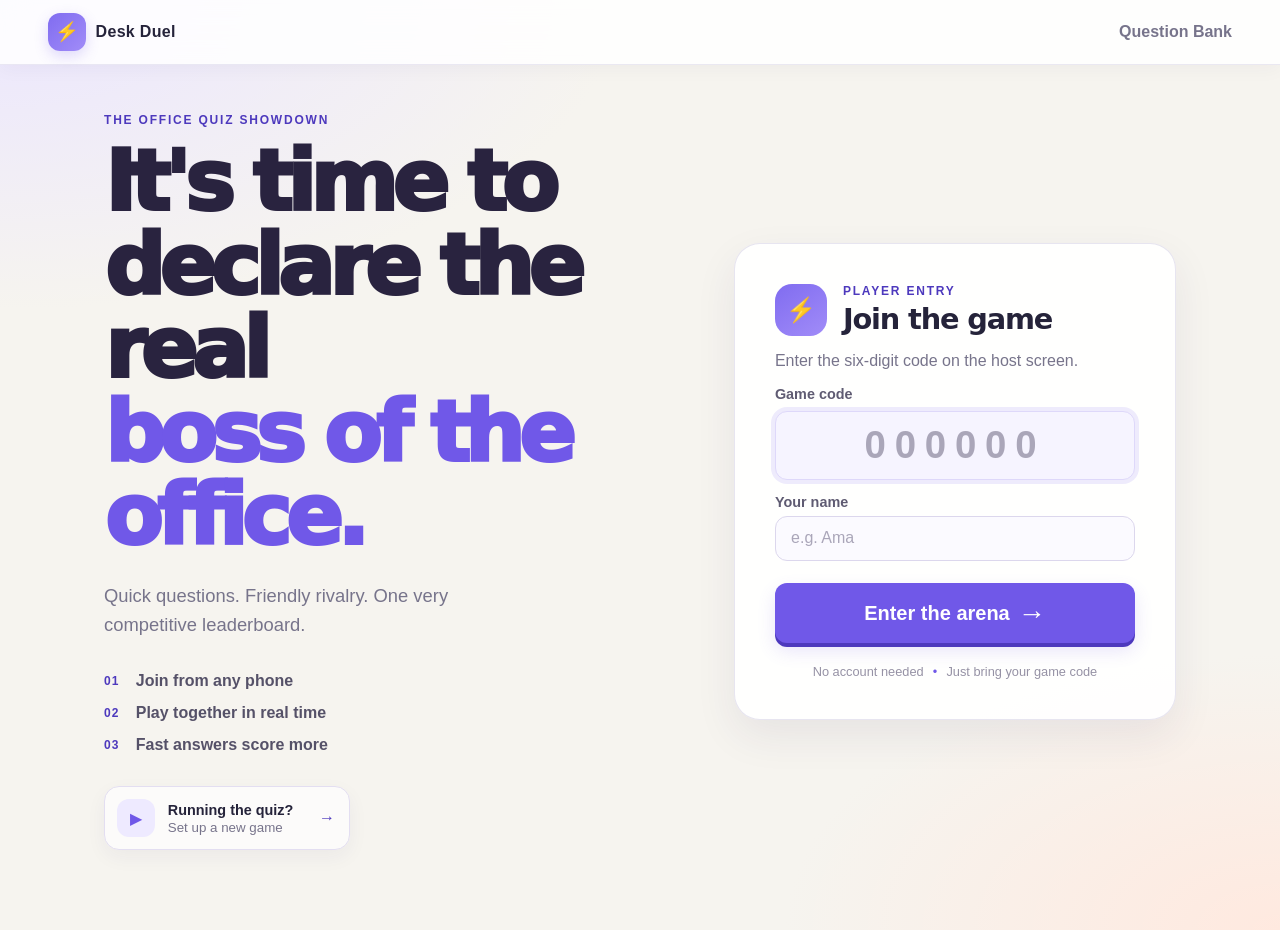
<file: index.html>
<!DOCTYPE html>
<html lang="en">
<head>
  <meta charset="UTF-8">
  <meta name="viewport" content="width=device-width, initial-scale=1">
  <title>Desk Duel</title>
  <link rel="stylesheet" href="/frontend/css/style.css">
</head>
<body>
  <header class="topbar">
    <div class="brand"><div class="brand-mark">&#9889;</div> Desk Duel</div>
    <div class="spacer"></div>
    <a class="link" href="/frontend/questions.html">Question Bank</a>
  </header>

  <main class="landing-layout wrap">
    <section class="landing-copy">
      <p class="eyebrow">THE OFFICE QUIZ SHOWDOWN</p>
      <h1>It's time to<br>declare the real<br><span>boss of the office.</span></h1>
      <p class="landing-lede">Quick questions. Friendly rivalry. One very competitive leaderboard.</p>
      <div class="landing-facts">
        <div><strong>01</strong><span>Join from any phone</span></div>
        <div><strong>02</strong><span>Play together in real time</span></div>
        <div><strong>03</strong><span>Fast answers score more</span></div>
      </div>
      <a class="landing-host-link" href="/frontend/host.html"><span class="host-link-icon">&#9654;</span><span><b>Running the quiz?</b><small>Set up a new game</small></span><span class="host-link-arrow">&#8594;</span></a>
    </section>

    <form class="card join-card" id="joinForm" autocomplete="off">
      <div class="join-card-heading">
        <span class="join-icon">&#9889;</span>
        <div><p class="eyebrow">PLAYER ENTRY</p><h2>Join the game</h2></div>
      </div>
      <p class="muted">Enter the six-digit code on the host screen.</p>
        <label for="code">Game code</label>
        <input id="code" class="code-input" inputmode="numeric" maxlength="6" placeholder="000000" required>
        <label for="name">Your name</label>
        <input id="name" maxlength="20" placeholder="e.g. Ama" required>
      <button class="btn block big landing-join" id="joinBtn">Enter the arena <span>&#8594;</span></button>
      <div id="joinError" class="error-msg hidden"></div>
      <p class="join-card-foot">No account needed <span>&bull;</span> Just bring your game code</p>
    </form>
  </main>

  <script src="/frontend/js/api-config.js"></script>
  <script src="/frontend/js/common.js"></script>
  <script src="/frontend/js/index.js"></script>
</body>
</html>
</file>
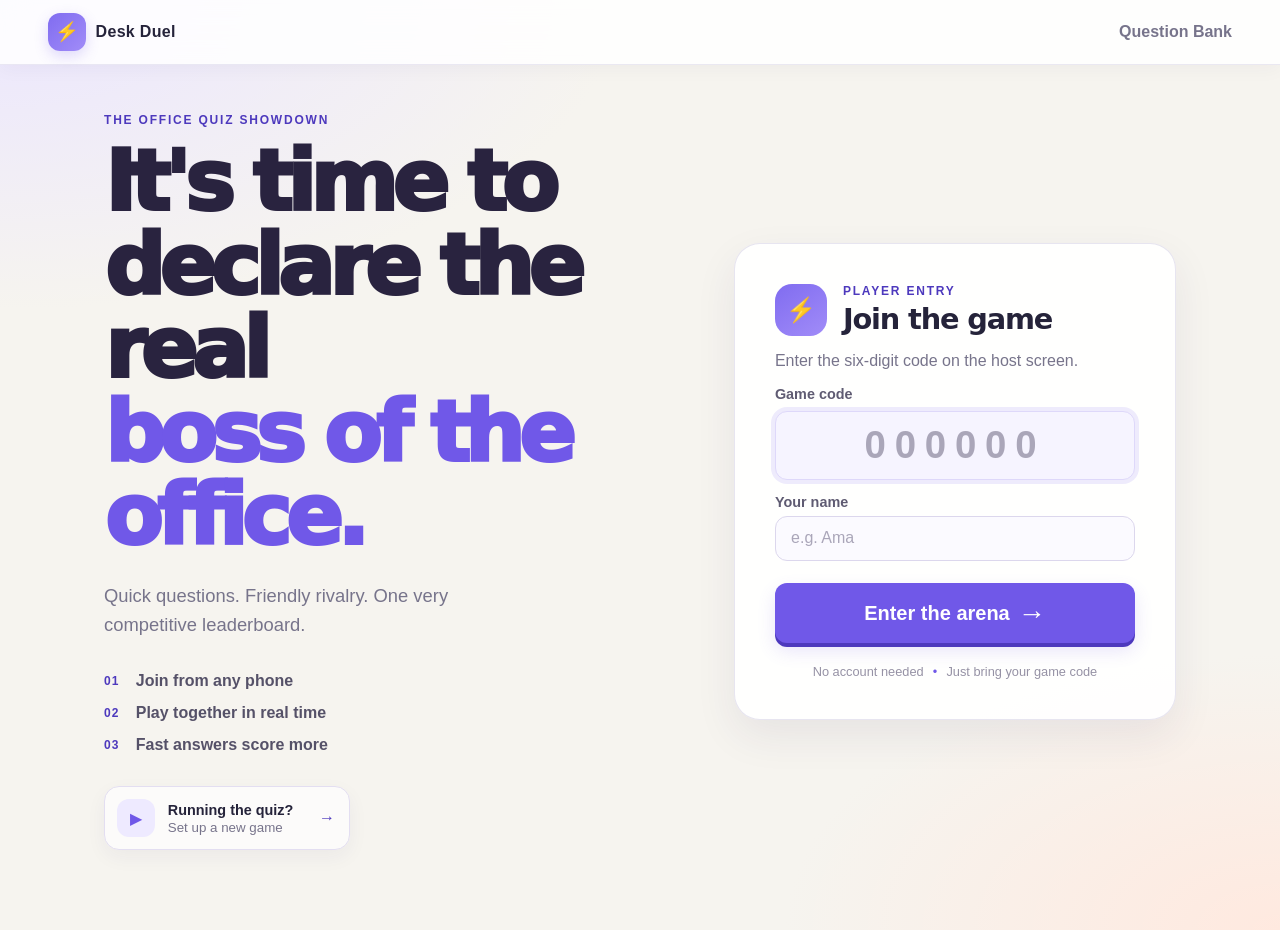
<file: frontend/index.html>
<!DOCTYPE html>
<html lang="en">
<head>
  <meta charset="UTF-8">
  <meta name="viewport" content="width=device-width, initial-scale=1">
  <title>Desk Duel</title>
  <link rel="stylesheet" href="css/style.css">
</head>
<body>
  <header class="topbar">
    <div class="brand"><div class="brand-mark">&#9889;</div> Desk Duel</div>
    <div class="spacer"></div>
    <a class="link" href="questions.html">Question Bank</a>
  </header>

  <main class="landing-layout wrap">
    <section class="landing-copy">
      <p class="eyebrow">THE OFFICE QUIZ SHOWDOWN</p>
      <h1>It's time to<br>declare the real<br><span>boss of the office.</span></h1>
      <p class="landing-lede">Quick questions. Friendly rivalry. One very competitive leaderboard.</p>
      <div class="landing-facts">
        <div><strong>01</strong><span>Join from any phone</span></div>
        <div><strong>02</strong><span>Play together in real time</span></div>
        <div><strong>03</strong><span>Fast answers score more</span></div>
      </div>
      <a class="landing-host-link" href="host.html"><span class="host-link-icon">&#9654;</span><span><b>Running the quiz?</b><small>Set up a new game</small></span><span class="host-link-arrow">&#8594;</span></a>
    </section>

    <form class="card join-card" id="joinForm" autocomplete="off">
      <div class="join-card-heading">
        <span class="join-icon">&#9889;</span>
        <div><p class="eyebrow">PLAYER ENTRY</p><h2>Join the game</h2></div>
      </div>
      <p class="muted">Enter the six-digit code on the host screen.</p>
        <label for="code">Game code</label>
        <input id="code" class="code-input" inputmode="numeric" maxlength="6" placeholder="000000" required>
        <label for="name">Your name</label>
        <input id="name" maxlength="20" placeholder="e.g. Ama" required>
      <button class="btn block big landing-join" id="joinBtn">Enter the arena <span>&#8594;</span></button>
      <div id="joinError" class="error-msg hidden"></div>
      <p class="join-card-foot">No account needed <span>&bull;</span> Just bring your game code</p>
    </form>
  </main>

  <script src="js/common.js"></script>
  <script src="js/index.js"></script>
</body>
</html>
</file>
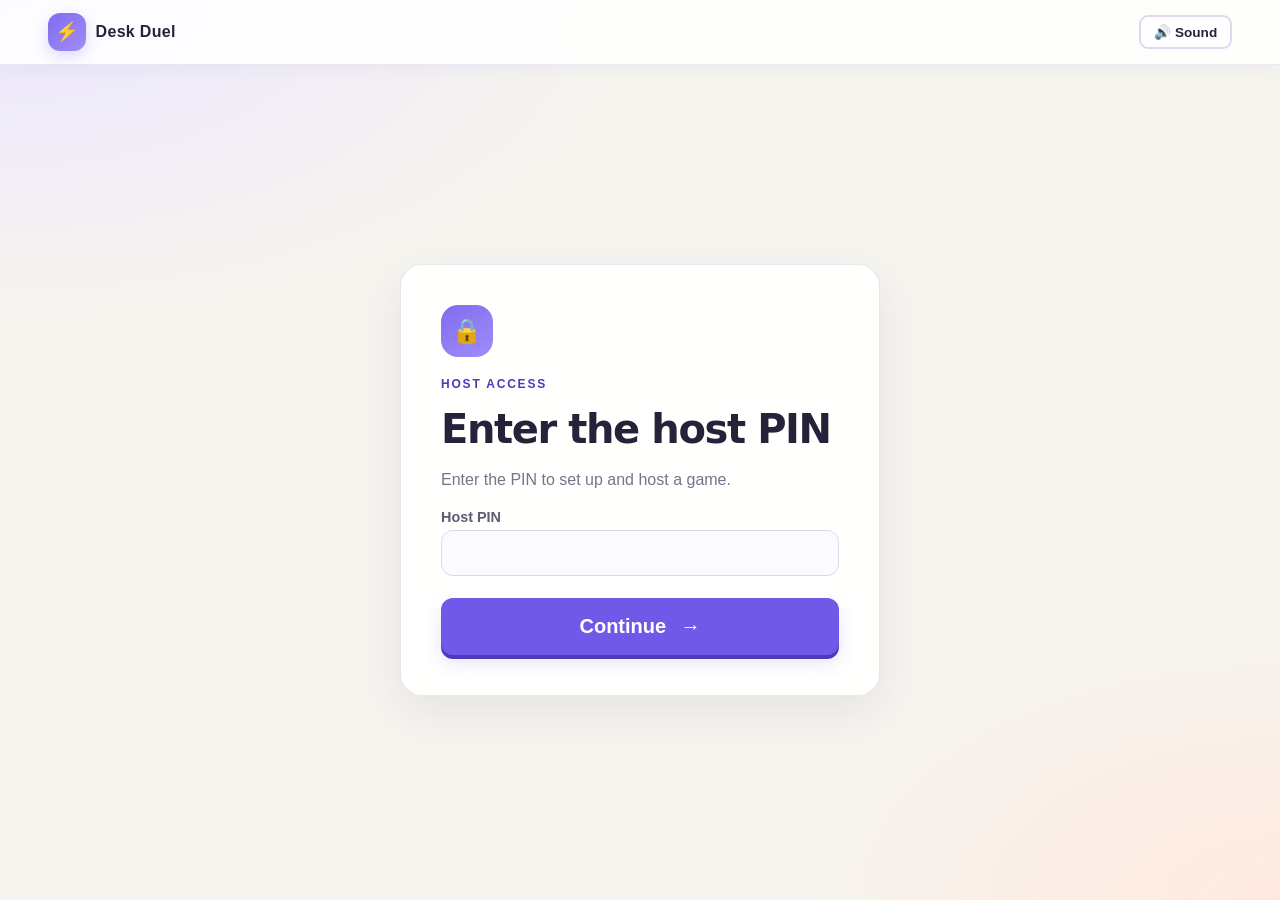
<file: frontend/host.html>
<!DOCTYPE html>
<html lang="en">
<head>
  <meta charset="UTF-8">
  <meta name="viewport" content="width=device-width, initial-scale=1">
  <title>Host - Desk Duel</title>
  <link rel="stylesheet" href="/frontend/css/style.css">
</head>
<body>
  <header class="topbar">
    <a href="/" class="brand brand-link"><div class="brand-mark">&#9889;</div> Desk Duel</a>
    <div class="spacer"></div>
    <span class="pill hidden" id="codePill"></span>
    <button class="btn ghost small" id="muteBtn" title="Sound on/off">&#128266; Sound</button>
    <button class="btn ghost small hidden" id="endBtn">End game</button>
  </header>

  <!-- Host PIN -->
  <main class="wrap host-pin-layout" id="hostPinView" data-view>
    <form class="card host-pin-card" id="hostPinForm" autocomplete="off">
      <span class="join-icon host-lock-icon">&#128274;</span>
      <p class="eyebrow">HOST ACCESS</p>
      <h1>Enter the host PIN</h1>
      <p class="muted">Enter the PIN to set up and host a game.</p>
      <label for="hostPin">Host PIN</label>
      <input id="hostPin" type="password" inputmode="numeric" maxlength="4" pattern="[0-9]{4}" autocomplete="current-password" required>
      <button class="btn block big host-create" id="hostPinBtn">Continue <span>&#8594;</span></button>
      <div id="hostPinError" class="error-msg hidden"></div>
    </form>
  </main>

  <!-- 1. Setup -->
  <main class="wrap setup-layout hidden" id="setupView" data-view>
    <section class="setup-intro">
      <p class="eyebrow">HOST CONTROL ROOM</p>
      <h1>Set the stage<br>for a <span>showdown.</span></h1>
      <p class="muted">Choose your round, invite the room, and see who knows their stuff.</p>
      <div class="setup-note"><span>&#10003;</span> Live scores and a shared leaderboard</div>
      <div class="setup-note"><span>&#10003;</span> Up to 20 players can join</div>
    </section>
    <form class="card setup-card" id="setupForm">
      <div class="setup-card-heading"><span class="eyebrow">GAME SETTINGS</span><h2>Build your game</h2></div>
      <label for="hostName">Your name</label>
      <input id="hostName" maxlength="50" required placeholder="e.g. Ama">
      <label for="category">Question category</label>
      <select id="category"><option value="">All categories</option></select>
      <div class="grid-2 host-form-grid">
        <div>
          <label for="numQ">Number of questions</label>
          <input id="numQ" type="number" min="1" max="50" value="10">
        </div>
        <div>
          <label for="timeLimit">Seconds per question</label>
          <input id="timeLimit" type="number" min="5" max="120" value="20">
        </div>
      </div>
      <button class="btn block big host-create" id="createBtn">Create game</button>
      <div id="setupError" class="error-msg hidden"></div>
      <p class="muted host-help">Need more questions? <a href="questions.html">Visit the Question Bank</a>.</p>
    </form>
  </main>

  <!-- 2. Lobby -->
  <main class="wrap hidden" id="lobbyView" data-view>
    <div class="card lobby-head">
      <div class="join-info">
        <div class="muted host-instruction">Go to</div>
        <div class="url" id="joinUrl"></div>
        <div class="muted host-instruction host-instruction-spaced">and enter game code</div>
        <div class="game-code" id="bigCode"></div>
      </div>
      <div class="qr" id="qr" title="Scan to join"></div>
    </div>
    <div class="card host-players-card">
      <div class="row">
        <h2 class="no-bottom-margin">Players</h2>
        <span class="count-badge" id="playerCount">0 / 20</span>
        <div class="spacer"></div>
        <span class="muted" id="startHint"></span>
        <button class="btn big" id="startBtn" disabled>Start game &#9654;</button>
      </div>
      <div class="players-grid" id="playersGrid"></div>
    </div>
  </main>

  <!-- 3. Get ready -->
  <main class="stage hidden" id="readyView" data-view>
    <div class="big-center">
      <div>
        <h2 class="muted">Get ready!</h2>
        <div class="countdown" id="readyCount">3</div>
        <p class="muted" id="readyInfo"></p>
      </div>
    </div>
  </main>

  <!-- 4. Question -->
  <main class="stage hidden" id="questionView" data-view>
    <div class="stage-top">
      <span class="q-count" id="qCount"></span>
      <span class="pill" id="qCategory"></span>
      <div class="spacer"></div>
      <button class="btn ghost small" id="skipBtn">Show answer now</button>
    </div>
    <div class="q-text" id="qText"></div>
    <div class="q-middle">
      <div class="timer" id="timer"><span id="timerNum">20</span></div>
      <div class="answered-box"><div class="n" id="answeredNum">0</div><div class="muted" id="answeredOf">answers</div></div>
    </div>
    <div class="options" id="qOptions"></div>
  </main>

  <!-- 5. Reveal + leaderboard -->
  <main class="stage hidden" id="revealView" data-view>
    <div class="stage-top">
      <span class="q-count" id="rCount"></span>
      <div class="spacer"></div>
      <button class="btn big" id="nextBtn">Next question &#9654;</button>
    </div>
    <div class="q-text reveal-question" id="rText"></div>
    <div class="reveal-grid">
      <div class="reveal-options-column">
        <div class="options" id="rOptions"></div>
        <div class="fastest hidden" id="fastest"></div>
        <div class="muted" id="rSummary"></div>
      </div>
      <div class="card reveal-board-card">
        <h3>&#127942; Leaderboard</h3>
        <div id="rBoard"></div>
      </div>
    </div>
  </main>

  <!-- 6. Final results -->
  <main class="wrap hidden" id="finishedView" data-view>
    <div class="center final-heading">
      <h1>&#127881; Final results</h1>
      <p class="muted" id="finalInfo"></p>
    </div>
    <div id="podium"></div>
    <div class="card final-board-card">
      <h3>Full leaderboard</h3>
      <div id="finalBoard"></div>
    </div>
    <div class="center final-actions">
      <button class="btn big" id="newGameBtn">Host another game</button>
    </div>
  </main>

  <script src="/frontend/js/vendor/qrcode.js"></script>
  <script src="/frontend/js/api-config.js"></script>
  <script src="/frontend/js/common.js"></script>
  <script src="/frontend/js/host.js"></script>
</body>
</html>
</file>
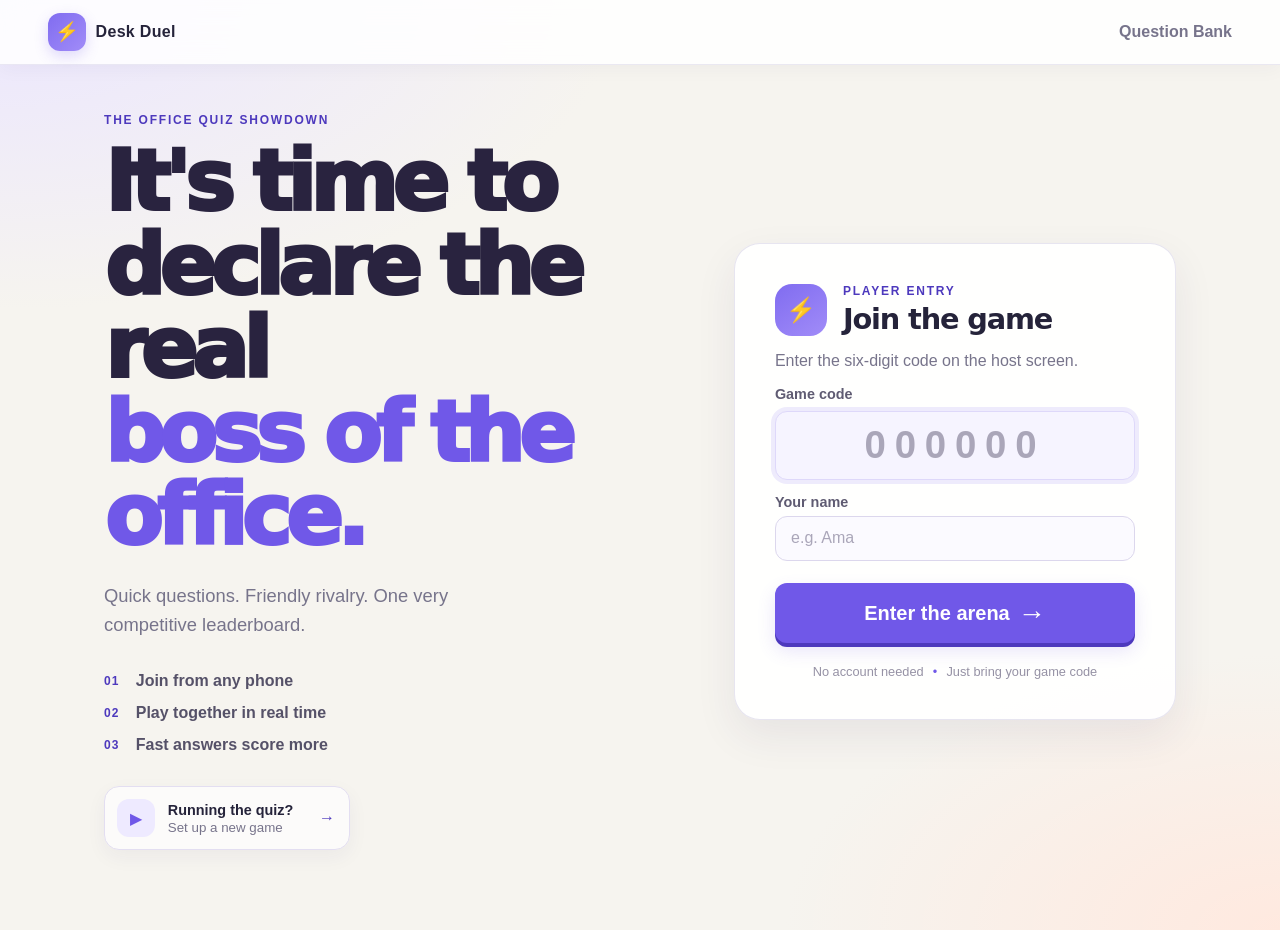
<file: frontend/play.html>
<!DOCTYPE html>
<html lang="en">
<head>
  <meta charset="UTF-8">
  <meta name="viewport" content="width=device-width, initial-scale=1, maximum-scale=1">
  <title>Playing - Desk Duel</title>
  <link rel="stylesheet" href="/frontend/css/style.css">
</head>
<body>
  <div class="player-bar">
    <span id="meName">&#9889;</span>
    <span class="muted" id="progress"></span>
    <span class="score" id="meScore">0 pts</span>
  </div>

  <main class="phone">
    <!-- Waiting in the lobby -->
    <section id="lobbyView" data-view class="big-center">
      <div>
        <div class="spinner"></div>
        <h2>You're in!</h2>
        <p class="muted" id="lobbyText">Waiting for the host to start the game...</p>
        <p class="pill" id="lobbyCount"></p>
      </div>
    </section>

    <!-- Countdown -->
    <section id="readyView" data-view class="big-center hidden">
      <div>
        <h2 class="muted">Get ready!</h2>
        <div class="countdown" id="readyCount">3</div>
      </div>
    </section>

    <!-- Answering -->
    <section id="questionView" data-view class="hidden player-view">
      <div class="timebar" id="timebar"><div></div></div>
      <div class="q-text" id="qText"></div>
      <div class="answer-buttons" id="answerButtons"></div>
    </section>

    <!-- Answer locked, waiting for the others -->
    <section id="lockedView" data-view class="big-center hidden">
      <div>
        <div class="spinner"></div>
        <h2>Answer locked in!</h2>
        <p class="muted" id="lockedText"></p>
        <p class="pill" id="lockedCount"></p>
      </div>
    </section>

    <!-- Result after each question -->
    <section id="revealView" data-view class="hidden player-view player-reveal">
      <div class="result-card" id="resultCard">
        <div class="big" id="resultTitle"></div>
        <div class="pts" id="resultPoints"></div>
        <div id="resultExtra" class="result-extra"></div>
      </div>
      <div class="stat-row">
        <div class="stat"><div class="v" id="myRank">-</div><div class="l">Your rank</div></div>
        <div class="stat"><div class="v" id="myScore">0</div><div class="l">Total points</div></div>
      </div>
      <div class="card compact-card">
        <h3>&#127942; Live leaderboard</h3>
        <div id="board"></div>
      </div>
      <p class="muted center">Waiting for the host to continue...</p>
    </section>

    <!-- Final -->
    <section id="finishedView" data-view class="hidden">
      <div class="center"><h1>Game over!</h1><p class="muted" id="finalLine"></p></div>
      <div id="podium"></div>
      <div class="card compact-card">
        <h3>Final leaderboard</h3>
        <div id="finalBoard"></div>
      </div>
      <div class="center play-again"><a class="btn" href="/">Play again</a></div>
    </section>

    <!-- Problems -->
    <section id="errorView" data-view class="big-center hidden">
      <div>
        <h2 id="errorTitle">Oops</h2>
        <p class="muted" id="errorText"></p>
        <a class="btn" href="/">Back to join page</a>
      </div>
    </section>
  </main>

  <script src="/frontend/js/api-config.js"></script>
  <script src="/frontend/js/common.js"></script>
  <script src="/frontend/js/play.js"></script>
</body>
</html>
</file>
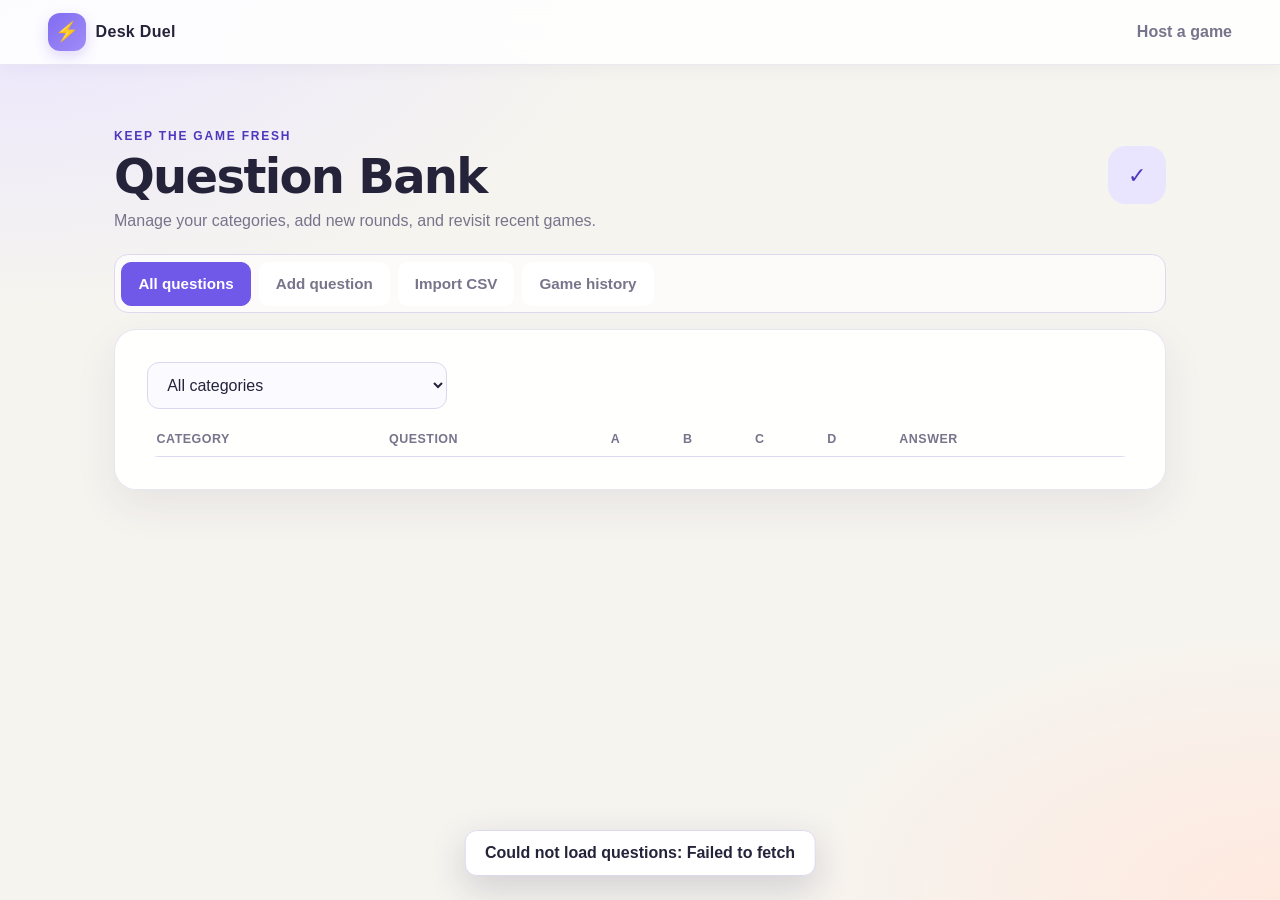
<file: frontend/questions.html>
<!DOCTYPE html>
<html lang="en">
<head>
  <meta charset="UTF-8">
  <meta name="viewport" content="width=device-width, initial-scale=1">
  <title>Question Bank - Desk Duel</title>
  <link rel="stylesheet" href="/frontend/css/style.css">
</head>
<body>
  <header class="topbar">
    <a href="/" class="brand brand-link"><div class="brand-mark">&#9889;</div> Desk Duel</a>
    <div class="spacer"></div>
    <a class="link" href="host.html">Host a game</a>
  </header>

  <main class="wrap">
    <section class="bank-heading">
      <div><p class="eyebrow">KEEP THE GAME FRESH</p><h1>Question Bank</h1>
        <p class="muted">Manage your categories, add new rounds, and revisit recent games.</p></div>
      <span class="bank-mark">&#10003;</span>
    </section>

    <div class="card narrow hidden pin-card" id="pinCard">
      <h3>Admin PIN</h3>
      <p class="muted">A PIN is needed to add, edit or delete questions.</p>
      <div class="row"><input id="pinInput" type="password" class="pin-input" placeholder="PIN">
        <button class="btn" id="pinBtn">Unlock</button></div>
    </div>

    <div class="tabs">
      <button class="tab active" data-tab="listTab">All questions</button>
      <button class="tab" data-tab="formTab" id="formTabBtn">Add question</button>
      <button class="tab" data-tab="importTab">Import CSV</button>
      <button class="tab" data-tab="historyTab">Game history</button>
    </div>

    <!-- List -->
    <section class="card" id="listTab" data-tabpanel>
      <div class="row filter-row">
        <select id="filter" class="category-filter"><option value="">All categories</option></select>
        <span class="muted" id="listCount"></span>
      </div>
      <div class="table-scroll">
        <table>
          <thead><tr><th>Category</th><th>Question</th><th>A</th><th>B</th><th>C</th><th>D</th><th>Answer</th><th></th></tr></thead>
          <tbody id="qBody"></tbody>
        </table>
      </div>
    </section>

    <!-- Add / edit -->
    <section class="card hidden" id="formTab" data-tabpanel>
      <form id="qForm" autocomplete="off">
        <h3 id="formTitle">Add a question</h3>
        <input type="hidden" id="qId">
        <label for="qCategory">Category</label>
        <input id="qCategory" list="catList" maxlength="50" required placeholder="e.g. Insurance Basics">
        <datalist id="catList"></datalist>
        <label for="qTextIn">Question</label>
        <input id="qTextIn" maxlength="500" required>
        <div class="opt-grid">
          <div><label>Option A</label><input id="qA" maxlength="200" required></div>
          <div><label>Option B</label><input id="qB" maxlength="200" required></div>
          <div><label>Option C</label><input id="qC" maxlength="200" required></div>
          <div><label>Option D</label><input id="qD" maxlength="200" required></div>
        </div>
        <label for="qCorrect">Correct answer</label>
        <select id="qCorrect" class="correct-answer-select">
          <option>A</option><option>B</option><option>C</option><option>D</option>
        </select>
        <div class="row question-actions">
          <button class="btn" id="saveBtn">Save question</button>
          <button type="button" class="btn ghost" id="cancelEdit">Clear</button>
        </div>
        <div id="formError" class="error-msg hidden"></div>
      </form>
    </section>

    <!-- Import -->
    <section class="card hidden" id="importTab" data-tabpanel>
      <h3>Import questions from CSV</h3>
      <p class="muted">One question per line, 7 columns: <code>category,question,option_a,option_b,option_c,option_d,correct</code>.
        The correct column is A, B, C or D. A header row is optional. Put text containing commas in "double quotes".
        You can paste straight from Excel after saving as CSV.</p>
      <textarea id="csvText" placeholder='category,question,option_a,option_b,option_c,option_d,correct
Insurance Basics,"What does a funeral policy pay for?",Car repairs,Funeral costs,School fees,Medical bills,B'></textarea>
      <div class="row csv-actions">
        <input type="file" id="csvFile" accept=".csv,text/csv" class="csv-file">
        <div class="spacer"></div>
        <button class="btn" id="importBtn">Import</button>
      </div>
      <div id="importResult" class="import-result"></div>
    </section>

    <!-- History -->
    <section class="card hidden" id="historyTab" data-tabpanel>
      <h3>Recent games</h3>
      <div class="table-scroll">
        <table>
          <thead><tr><th>Code</th><th>Host</th><th>Category</th><th>Questions</th><th>Players</th><th>Winner</th><th>Status</th><th>Created</th></tr></thead>
          <tbody id="historyBody"></tbody>
        </table>
      </div>
    </section>
  </main>

  <script src="/frontend/js/api-config.js"></script>
  <script src="/frontend/js/common.js"></script>
  <script src="/frontend/js/questions.js"></script>
</body>
</html>
</file>
<file: frontend/css/style.css>
/* Desk Duel - shared styles */
:root {
  --bg: #f6f4ef;
  --bg-2: #ffffff;
  --surface: #ffffff;
  --surface-2: #f0edff;
  --line: #ded9ef;
  --text: #25233a;
  --muted: #77748b;
  --gold: #7058e8;
  --gold-dark: #4d39bd;
  --ink: #ffffff;
  --good: #168c68;
  --bad: #d84258;
  --opt-a: #e75d76;
  --opt-b: #526ee5;
  --opt-c: #e69a32;
  --opt-d: #1aa982;
  --radius: 16px;
  --shadow: 0 10px 30px rgba(0, 0, 0, .35);
  font-family: 'Segoe UI', Tahoma, Geneva, Verdana, sans-serif,  serif;
}

* { box-sizing: border-box; }
html, body { margin: 0; min-height: 100%; }
body {
  background: radial-gradient(1000px 500px at 0% 0%, #ebe6ff 0%, transparent 62%),
              radial-gradient(900px 500px at 100% 100%, #ffe9df 0%, transparent 55%),
              var(--bg);
  color: var(--text);
  min-height: 100vh;
  -webkit-font-smoothing: antialiased;
}
a { color: var(--gold); }
h1, h2, h3 { margin: 0 0 .4em; line-height: 1.15; }
.hidden { display: none !important; }
.muted { color: var(--muted); }
.center { text-align: center; }
.spacer { flex: 1; }

/* ---------- brand ---------- */
.brand { display: flex; align-items: center; gap: .6rem; font-weight: 800; letter-spacing: .3px; }
.brand-mark {
  width: 38px; height: 38px; border-radius: 10px; display: grid; place-items: center;
  background: linear-gradient(135deg, #806cf0, #a18cf8); color: #fff; font-size: 1.2rem;
  box-shadow: 0 5px 14px rgba(112, 88, 232, .22);
}
.topbar {
  display: flex; align-items: center; gap: 1rem; padding: .9rem 1.4rem;
  border-bottom: 1px solid rgba(255,255,255,.06); background: rgba(10, 13, 35, .45);
  backdrop-filter: blur(6px); position: sticky; top: 0; z-index: 5;
}
.topbar a.link { color: var(--muted); text-decoration: none; font-weight: 600; }
.topbar a.link:hover { color: var(--text); }

/* ---------- layout ---------- */
.wrap { max-width: 1100px; margin: 0 auto; padding: 1.5rem; }
.narrow { max-width: 520px; }
.card {
  background: linear-gradient(180deg, var(--surface), var(--bg-2));
  border: 1px solid var(--line); border-radius: var(--radius);
  padding: 1.5rem; box-shadow: var(--shadow);
}
.grid-2 { display: grid; grid-template-columns: 1fr 1fr; gap: 1.25rem; }
@media (max-width: 800px) { .grid-2 { grid-template-columns: 1fr; } }
.row { display: flex; gap: .75rem; align-items: center; flex-wrap: wrap; }

/* ---------- forms ---------- */
label { display: block; font-weight: 600; font-size: .9rem; color: var(--muted); margin: .9rem 0 .35rem; }
input, select, textarea {
  width: 100%; padding: .8rem .95rem; border-radius: 12px; border: 2px solid var(--line);
  background: #0c1029; color: var(--text); font-size: 1rem; font-family: inherit; outline: none;
}
input:focus, select:focus, textarea:focus { border-color: var(--gold); }
textarea { min-height: 140px; resize: vertical; font-family: ui-monospace, Consolas, monospace; font-size: .9rem; }
.code-input {
  font-size: 2rem; font-weight: 800; letter-spacing: .5rem; text-align: center; padding: .7rem;
}

.btn {
  display: inline-flex; align-items: center; justify-content: center; gap: .5rem;
  border: 0; border-radius: 12px; padding: .85rem 1.4rem; font-size: 1rem; font-weight: 800;
  cursor: pointer; text-decoration: none; color: var(--ink); background: var(--gold);
  box-shadow: 0 4px 0 var(--gold-dark); transition: transform .06s, filter .15s, opacity .15s;
  font-family: inherit;
}
.btn:hover { filter: brightness(1.06); }
.btn:active { transform: translateY(3px); box-shadow: 0 1px 0 var(--gold-dark); }
.btn:disabled { opacity: .45; cursor: not-allowed; transform: none; }
.btn.block { width: 100%; }
.btn.big { font-size: 1.25rem; padding: 1.05rem 2rem; }
.btn.ghost { background: transparent; color: var(--text); border: 2px solid var(--line); box-shadow: none; }
.btn.ghost:hover { border-color: var(--muted); }
.btn.danger { background: var(--bad); color: #fff; box-shadow: 0 4px 0 #a92537; }
.btn.small { padding: .45rem .8rem; font-size: .85rem; border-radius: 9px; }

.error-msg { background: rgba(239, 75, 95, .15); border: 1px solid var(--bad); color: #ffd3d9;
  padding: .7rem .9rem; border-radius: 10px; margin-top: 1rem; font-weight: 600; }
.toast {
  position: fixed; left: 50%; bottom: 24px; transform: translateX(-50%); z-index: 50;
  background: #0b0e24; border: 1px solid var(--line); padding: .8rem 1.2rem; border-radius: 12px;
  box-shadow: var(--shadow); font-weight: 600; max-width: 90vw;
}
.conn-banner {
  position: fixed; top: 0; left: 0; right: 0; z-index: 60; text-align: center; padding: .45rem;
  background: var(--bad); color: #fff; font-weight: 700; font-size: .9rem;
}

/* ---------- landing ---------- */
.hero { text-align: center; padding: 2.5rem 1rem 1rem; }
.hero h1 { font-size: clamp(2.2rem, 6vw, 3.6rem); font-weight: 900; letter-spacing: -.5px; }
.hero h1 span { color: var(--gold); }
.hero p { color: var(--muted); font-size: 1.1rem; margin: 0; }
.pill { display: inline-block; padding: .3rem .7rem; border-radius: 999px; background: var(--surface-2);
  font-size: .8rem; font-weight: 700; color: var(--muted); }

/* ---------- host lobby ---------- */
.lobby-head { display: grid; grid-template-columns: 1fr auto; gap: 1.5rem; align-items: center; }
@media (max-width: 800px) { .lobby-head { grid-template-columns: 1fr; } }
.join-info .url { font-size: clamp(1.1rem, 2.5vw, 1.6rem); font-weight: 700; word-break: break-all; }
.game-code {
  font-size: clamp(3rem, 9vw, 6rem); font-weight: 900; letter-spacing: .6rem; color: var(--gold);
  line-height: 1; margin: .2rem 0 .6rem; text-shadow: 0 6px 30px rgba(101, 224, 193, .24);
}
.qr { background: #fff; padding: 10px; border-radius: 14px; width: 210px; height: 210px; }
.qr svg, .qr img { width: 100%; height: 100%; display: block; }
.players-grid { display: flex; flex-wrap: wrap; gap: .6rem; margin-top: 1rem; min-height: 60px; }
.player-chip {
  display: inline-flex; align-items: center; gap: .5rem; padding: .55rem .6rem .55rem .9rem;
  background: var(--surface-2); border-radius: 999px; font-weight: 700; font-size: 1.05rem;
  animation: pop .35s ease-out;
}
.player-chip.offline { opacity: .45; }
.player-chip button {
  border: 0; background: rgba(255,255,255,.08); color: var(--muted); width: 26px; height: 26px;
  border-radius: 50%; cursor: pointer; font-size: .9rem; line-height: 1;
}
.player-chip button:hover { background: var(--bad); color: #fff; }
.count-badge { font-size: 1.1rem; font-weight: 800; }
@keyframes pop { from { transform: scale(.6); opacity: 0; } to { transform: scale(1); opacity: 1; } }

/* ---------- question screen (host) ---------- */
.stage { min-height: calc(100vh - 70px); display: flex; flex-direction: column; padding: 1.25rem 1.5rem 1.5rem; gap: 1rem; }
.stage-top { display: flex; align-items: center; gap: 1rem; }
.q-count { font-weight: 800; color: var(--muted); }
.q-text {
  background: #fff; color: #121633; border-radius: var(--radius); padding: 1.6rem 2rem;
  font-size: clamp(1.4rem, 3.2vw, 2.6rem); font-weight: 800; text-align: center; box-shadow: var(--shadow);
}
.q-middle { flex: 1; display: flex; align-items: center; justify-content: center; gap: 3rem; }
.timer {
  width: 150px; height: 150px; border-radius: 50%; display: grid; place-items: center;
  font-size: 3.4rem; font-weight: 900; position: relative;
  background: conic-gradient(var(--gold) calc(var(--p, 1) * 360deg), rgba(255,255,255,.08) 0);
}
.timer::before { content: ""; position: absolute; inset: 12px; border-radius: 50%; background: var(--bg-2); }
.timer span { position: relative; }
.timer.urgent { background: conic-gradient(var(--bad) calc(var(--p, 1) * 360deg), rgba(255,255,255,.08) 0); }
.answered-box { text-align: center; }
.answered-box .n { font-size: 3.4rem; font-weight: 900; line-height: 1; }

.options { display: grid; grid-template-columns: 1fr 1fr; gap: 1rem; }
.opt {
  display: flex; align-items: center; gap: 1rem; padding: 1.2rem 1.4rem; border-radius: var(--radius);
  font-size: clamp(1.1rem, 2.2vw, 1.7rem); font-weight: 800; color: #fff; min-height: 90px;
  box-shadow: 0 6px 0 rgba(0,0,0,.25); position: relative; transition: opacity .3s, transform .3s;
  border: 0; text-align: left; font-family: inherit;
}
.opt .letter {
  flex: none; width: 48px; height: 48px; border-radius: 12px; display: grid; place-items: center;
  background: rgba(255,255,255,.22); font-size: 1.4rem;
}
.opt.A { background: var(--opt-a); } .opt.B { background: var(--opt-b); }
.opt.C { background: var(--opt-c); } .opt.D { background: var(--opt-d); }
.opt.dim { opacity: .28; }
.opt.right { outline: 5px solid #fff; transform: scale(1.02); }
.opt .tick { margin-left: auto; font-size: 1.6rem; }
.opt .votes { margin-left: auto; font-size: 1.1rem; background: rgba(0,0,0,.22); padding: .25rem .65rem; border-radius: 999px; }
@media (max-width: 700px) { .options { grid-template-columns: 1fr; } }

/* ---------- reveal & leaderboard ---------- */
.reveal-grid { display: grid; grid-template-columns: 1.1fr 1fr; gap: 1.25rem; flex: 1; }
@media (max-width: 950px) { .reveal-grid { grid-template-columns: 1fr; } }
.fastest {
  display: flex; align-items: center; gap: .8rem; padding: .9rem 1.1rem; border-radius: 12px;
  background: rgba(112, 88, 232, .09); border: 1px solid rgba(112, 88, 232, .25); font-weight: 700;
}
.fastest .bolt { font-size: 1.6rem; }
.leaderboard { list-style: none; margin: 0; padding: 0; display: flex; flex-direction: column; gap: .45rem; }
.lb-row {
  display: grid; grid-template-columns: 44px 1fr auto auto; align-items: center; gap: .8rem;
  padding: .6rem .9rem; background: var(--surface-2); border-radius: 12px; font-weight: 700;
  animation: slideIn .4s ease-out both;
}
.lb-row.me { outline: 3px solid var(--gold); }
.lb-row .rank { width: 34px; height: 34px; border-radius: 50%; display: grid; place-items: center;
  background: rgba(255,255,255,.08); font-weight: 900; }
.lb-row .rank.r1 { background: #ffd34d; color: #3a2a00; }
.lb-row .rank.r2 { background: #cfd6e6; color: #22283c; }
.lb-row .rank.r3 { background: #e0975b; color: #3a1d05; }
.lb-row .name { overflow: hidden; text-overflow: ellipsis; white-space: nowrap; }
.lb-row .gain { font-size: .85rem; color: var(--good); min-width: 64px; text-align: right; }
.lb-row .gain.zero { color: var(--muted); }
.lb-row .score { font-size: 1.15rem; min-width: 70px; text-align: right; }
.move { font-size: .75rem; margin-left: .4rem; }
.move.up { color: var(--good); } .move.down { color: var(--bad); }
@keyframes slideIn { from { transform: translateX(-16px); opacity: 0; } to { transform: none; opacity: 1; } }

/* ---------- podium ---------- */
.podium { display: flex; align-items: flex-end; justify-content: center; gap: 1rem; margin: 1.5rem 0 2rem; }
.podium .place { text-align: center; width: 190px; }
.podium .block {
  border-radius: 14px 14px 0 0; display: grid; place-items: center; font-size: 2.6rem; font-weight: 900;
  box-shadow: var(--shadow);
}
.podium .p1 .block { height: 190px; background: linear-gradient(#ffd34d, #e5a800); color: #3a2a00; }
.podium .p2 .block { height: 140px; background: linear-gradient(#e3e8f3, #aab3c9); color: #22283c; }
.podium .p3 .block { height: 105px; background: linear-gradient(#efab72, #c47436); color: #3a1d05; }
.podium .pname { font-size: 1.35rem; font-weight: 800; margin-bottom: .2rem; word-break: break-word; }
.podium .pscore { color: var(--muted); font-weight: 700; margin-bottom: .6rem; }
.podium .crown { font-size: 2.2rem; }
@media (max-width: 600px) { .podium .place { width: 31%; } .podium .pname { font-size: 1rem; } }

/* ---------- big centre messages ---------- */
.big-center { flex: 1; display: grid; place-items: center; text-align: center; padding: 2rem 1rem; }
.countdown { font-size: clamp(6rem, 20vw, 12rem); font-weight: 900; color: var(--gold); line-height: 1;
  animation: pulse 1s ease-in-out infinite; }
@keyframes pulse { 50% { transform: scale(1.08); } }

/* ---------- player (phone) ---------- */
.player-bar { display: flex; align-items: center; justify-content: space-between; padding: .8rem 1rem;
  background: rgba(10, 13, 35, .6); border-bottom: 1px solid rgba(255,255,255,.06); font-weight: 800; }
.player-bar .score { background: var(--surface-2); padding: .35rem .8rem; border-radius: 999px; }
.phone { max-width: 640px; margin: 0 auto; padding: 1rem; min-height: calc(100vh - 56px);
  display: flex; flex-direction: column; gap: 1rem; }
.phone .q-text { font-size: 1.25rem; padding: 1.1rem 1.2rem; }
.timebar { height: 10px; background: rgba(255,255,255,.1); border-radius: 999px; overflow: hidden; }
.timebar div { height: 100%; background: var(--gold); width: 100%; transition: width .25s linear; }
.timebar.urgent div { background: var(--bad); }
.answer-buttons { display: grid; grid-template-columns: 1fr; gap: .75rem; flex: 1; }
.answer-buttons .opt { min-height: 72px; font-size: 1.1rem; cursor: pointer; width: 100%; }
.answer-buttons .opt:active { transform: translateY(3px); }
.answer-buttons .opt.chosen { outline: 4px solid #fff; }
.result-card { border-radius: var(--radius); padding: 2rem 1.2rem; text-align: center; box-shadow: var(--shadow); }
.result-card.good { background: linear-gradient(160deg, #1fc27d, #0d8a57); }
.result-card.bad { background: linear-gradient(160deg, #ef4b5f, #a72538); }
.result-card.none { background: linear-gradient(160deg, #5a6390, #343b66); }
.result-card .big { font-size: 2.3rem; font-weight: 900; }
.result-card .pts { font-size: 1.6rem; font-weight: 800; margin-top: .3rem; }
.stat-row { display: grid; grid-template-columns: 1fr 1fr; gap: .75rem; }
.stat { background: var(--surface); border: 1px solid var(--line); border-radius: 14px; padding: .9rem; text-align: center; }
.stat .v { font-size: 1.8rem; font-weight: 900; }
.stat .l { font-size: .8rem; color: var(--muted); font-weight: 700; text-transform: uppercase; letter-spacing: .5px; }
.spinner { width: 46px; height: 46px; border-radius: 50%; border: 5px solid rgba(255,255,255,.15);
  border-top-color: var(--gold); animation: spin 1s linear infinite; margin: 0 auto 1rem; }
@keyframes spin { to { transform: rotate(360deg); } }

/* ---------- question bank ---------- */
table { width: 100%; border-collapse: collapse; }
th, td { text-align: left; padding: .65rem .6rem; border-bottom: 1px solid var(--line); vertical-align: top; font-size: .93rem; }
th { color: var(--muted); font-size: .78rem; text-transform: uppercase; letter-spacing: .5px; }
td .ans { display: inline-block; min-width: 26px; text-align: center; font-weight: 800; border-radius: 6px; padding: .1rem .35rem; }
.opt-grid { display: grid; grid-template-columns: 1fr 1fr; gap: 0 .9rem; }
@media (max-width: 640px) { .opt-grid { grid-template-columns: 1fr; } }
.tabs { display: flex; gap: .5rem; margin-bottom: 1rem; flex-wrap: wrap; }
.tab { padding: .55rem 1rem; border-radius: 10px; background: var(--surface); border: 1px solid var(--line);
  color: var(--muted); font-weight: 700; cursor: pointer; font-family: inherit; font-size: .95rem; }
.tab.active { background: var(--gold); color: var(--ink); border-color: var(--gold); }

/* ---------- page-specific spacing ---------- */
.landing-join { margin-top: 1.2rem; }
.landing-benefits { line-height: 1.9; padding-left: 1.1rem; }
.landing-host { margin-top: .8rem; }
.player-view { display: flex; flex-direction: column; gap: 1rem; flex: 1; }
.player-reveal { flex: initial; }
.result-extra { margin-top: .5rem; font-weight: 600; }
.compact-card { padding: 1rem; }
.play-again { margin: 1.5rem 0; }
.brand-link { text-decoration: none; color: inherit; }
.host-form-grid { gap: .9rem; }
.host-create { margin-top: 1.4rem; }
.host-help { margin-top: 1rem; font-size: .9rem; }
.host-instruction { font-weight: 700; }
.host-instruction-spaced { margin-top: 1rem; }
.host-players-card { margin-top: 1.25rem; }
.no-bottom-margin { margin: 0; }
.reveal-question { font-size: clamp(1.1rem, 2.4vw, 1.8rem); padding: 1.1rem 1.5rem; }
.reveal-options-column { display: flex; flex-direction: column; gap: 1rem; }
.reveal-board-card { padding: 1.1rem; }
.final-heading { margin-top: 1rem; }
.final-heading h1 { font-size: 2.6rem; }
.final-board-card { max-width: 720px; margin: 0 auto; }
.final-actions { margin: 1.5rem 0; }
.pin-card { margin: 1rem 0; }
.pin-input { max-width: 220px; }
.filter-row { margin-bottom: .8rem; }
.category-filter { max-width: 300px; }
.table-scroll { overflow-x: auto; }
.correct-answer-select { max-width: 160px; }
.question-actions { margin-top: 1.2rem; }
.csv-actions { margin-top: .8rem; }
.csv-file { max-width: 320px; }
.import-result { margin-top: 1rem; }
.board-ellipsis { margin: .4rem 0; }

/* ---------- refreshed interface ---------- */
body { color: var(--text); }
a { color: var(--gold-dark); }
h1, h2, h3 { font-family: "Avenir Next", Avenir, "Trebuchet MS", system-ui, sans-serif; letter-spacing: -.035em; }
.topbar {
  padding: .8rem clamp(1rem, 4vw, 3rem); background: rgba(255,255,255,.86);
  border-bottom: 1px solid rgba(89,73,158,.12); box-shadow: 0 4px 18px rgba(41,32,79,.04);
  backdrop-filter: blur(14px);
}
.topbar a.link { color: var(--muted); }
.topbar a.link:hover { color: var(--gold-dark); }
.brand { color: var(--text); }
.brand-mark { border-radius: 12px; }
.wrap { padding-top: clamp(1.5rem, 4vw, 3rem); padding-bottom: 3rem; }
.hero { padding: clamp(2.5rem, 7vw, 5.5rem) 1rem 2rem; }
.hero h1 { color: #26213d; font-size: clamp(2.8rem, 8vw, 5rem); letter-spacing: -.065em; }
.hero h1 span { color: var(--gold); }
.hero p { color: var(--muted); }
.card {
  background: rgba(255,255,255,.92); border: 1px solid rgba(89,73,158,.14);
  border-radius: 22px; padding: clamp(1.2rem, 3vw, 2rem);
  box-shadow: 0 16px 42px rgba(48,38,91,.08);
}
.grid-2 { gap: 1.4rem; }
input, select, textarea {
  background: #fbfaff; color: var(--text); border: 1.5px solid #dcd7ed;
  border-radius: 12px; transition: border-color .15s, box-shadow .15s, background .15s;
}
input::placeholder, textarea::placeholder { color: #aaa6b9; }
input:focus, select:focus, textarea:focus {
  border-color: var(--gold); background: #fff; box-shadow: 0 0 0 4px rgba(112,88,232,.12);
}
label { color: #5f5b72; }
.btn {
  color: #fff; background: var(--gold); box-shadow: 0 4px 0 var(--gold-dark), 0 8px 18px rgba(112,88,232,.16);
  border-radius: 12px; transition: transform .12s, filter .15s, box-shadow .15s;
}
.btn:hover { filter: brightness(1.04); box-shadow: 0 5px 0 var(--gold-dark), 0 10px 22px rgba(112,88,232,.2); }
.btn:active { transform: translateY(3px); box-shadow: 0 1px 0 var(--gold-dark); }
.btn.ghost { color: var(--text); border-color: var(--line); background: #fff; }
.btn.ghost:hover { border-color: var(--gold); color: var(--gold-dark); }
.btn.danger { color: #fff; background: var(--bad); box-shadow: 0 4px 0 #a92e42; }
.error-msg { color: #982c3e; background: #fff0f2; border-color: #f3a4b0; }
.toast { color: var(--text); background: #fff; border-color: var(--line); box-shadow: 0 12px 36px rgba(41,32,79,.18); }
.conn-banner { background: var(--bad); color: #fff; }
.pill { background: #eeeaff; color: var(--gold-dark); }
.game-code { color: var(--gold-dark); text-shadow: none; }
.qr { box-shadow: 0 8px 24px rgba(41,32,79,.12); }
.player-chip { color: #352d63; background: #eeeaff; }
.player-chip button { color: #77718e; background: rgba(112,88,232,.1); }
.player-chip button:hover { color: #fff; background: var(--bad); }
.stage { background: transparent; }
.q-count { color: var(--muted); }
.q-text { color: #29243d; background: #fff; box-shadow: 0 12px 32px rgba(41,32,79,.1); }
.timer { color: var(--text); }
.timer::before { background: #fff; }
.timer.urgent { background: conic-gradient(var(--bad) calc(var(--p, 1) * 360deg), #e9e5f1 0); }
.timer { background: conic-gradient(var(--gold) calc(var(--p, 1) * 360deg), #e9e5f1 0); }
.opt { box-shadow: 0 5px 0 rgba(37,35,58,.16), 0 10px 20px rgba(37,35,58,.08); }
.opt.right { outline-color: #fff; box-shadow: 0 0 0 5px rgba(255,255,255,.8), 0 12px 28px rgba(37,35,58,.18); }
.fastest { color: #493b20; background: #fff4dc; border-color: #f2d08a; }
.lb-row { color: var(--text); background: #f0edff; }
.lb-row .rank { color: #5e5872; background: #fff; }
.lb-row .rank.r1 { color: #3a2a00; background: #ffd34d; }
.lb-row .rank.r2 { color: #22283c; background: #cfd6e6; }
.lb-row .rank.r3 { color: #3a1d05; background: #e0975b; }
.podium .pname { color: var(--text); }
.player-bar {
  color: var(--text); background: rgba(255,255,255,.9); border-bottom-color: var(--line);
  box-shadow: 0 3px 16px rgba(41,32,79,.06);
}
.player-bar .score { color: var(--gold-dark); background: #eeeaff; }
.timebar { background: #e3dfed; }
.result-card { color: #fff; }
.result-card.good { background: linear-gradient(145deg, #21b984, #12835f); }
.result-card.bad { background: linear-gradient(145deg, #f06b7b, #c83e56); }
.result-card.none { background: linear-gradient(145deg, #8883a4, #656079); }
.stat { color: var(--text); background: #fff; border-color: var(--line); }
.spinner { border-color: #e3dfed; border-top-color: var(--gold); }
th { color: var(--muted); }
td { color: var(--text); border-bottom-color: #ebe8f1; }
.tab { color: var(--muted); background: #fff; border-color: var(--line); }
.tab.active { color: #fff; background: var(--gold); border-color: var(--gold); }
.hidden { display: none !important; }
@media (max-width: 600px) {
  .topbar { gap: .7rem; padding: .7rem .9rem; }
  .brand-mark { width: 34px; height: 34px; }
  .hero { padding-top: 2.5rem; }
  .stage { padding: 1rem; }
  .card { border-radius: 18px; }
}

/* ---------- page layouts ---------- */
.landing-layout {
  max-width: 1120px; min-height: min(720px, calc(100vh - 75px));
  display: grid; grid-template-columns: 1.1fr .9fr; align-items: center; gap: clamp(2rem, 7vw, 6rem);
  padding-top: 2rem; padding-bottom: 4rem;
}
.landing-copy { position: relative; padding: 1rem 0; }
.eyebrow { margin: 0 0 .9rem; color: var(--gold-dark); font-size: .75rem; font-weight: 900; letter-spacing: .15em; }
.landing-copy h1, .setup-intro h1 {
  margin: 0; color: #29233f; font-size: clamp(3rem, 6.6vw, 5.6rem); line-height: .99;
  letter-spacing: -.07em; font-weight: 950;
}
.landing-copy h1 span, .setup-intro h1 span { color: var(--gold); }
.landing-lede { max-width: 430px; margin: 1.35rem 0 2rem; color: #77748b; font-size: 1.15rem; line-height: 1.6; }
.landing-facts { display: grid; gap: .9rem; margin: 0 0 2rem; }
.landing-facts div { display: flex; align-items: center; gap: 1rem; color: #555168; font-weight: 650; }
.landing-facts strong { color: var(--gold-dark); font-size: .75rem; letter-spacing: .1em; }
.landing-host-link {
  display: inline-flex; align-items: center; gap: .8rem; padding: .75rem .9rem .75rem .75rem;
  color: var(--text); text-decoration: none; background: rgba(255,255,255,.7); border: 1px solid #e3def1;
  border-radius: 15px; box-shadow: 0 7px 20px rgba(48,38,91,.05); transition: transform .15s, box-shadow .15s;
}
.landing-host-link:hover { transform: translateY(-2px); box-shadow: 0 12px 25px rgba(48,38,91,.1); }
.host-link-icon { width: 38px; height: 38px; display: grid; place-items: center; border-radius: 12px; background: #eeeaff; color: var(--gold); }
.landing-host-link b, .landing-host-link small { display: block; }
.landing-host-link b { font-size: .9rem; }
.landing-host-link small { margin-top: .15rem; color: var(--muted); }
.host-link-arrow { margin-left: .8rem; color: var(--gold-dark); }
.join-card { padding: clamp(1.5rem, 4vw, 2.5rem); border-radius: 26px; }
.join-card-heading { display: flex; align-items: center; gap: 1rem; margin-bottom: .5rem; }
.join-card-heading .eyebrow { margin-bottom: .35rem; }
.join-card-heading h2 { margin: 0; font-size: 1.8rem; letter-spacing: -.04em; }
.join-icon { width: 52px; height: 52px; display: grid; place-items: center; border-radius: 17px; color: #fff; font-size: 1.5rem; background: linear-gradient(145deg, #806cf0, #a18cf8); }
.join-card .code-input { margin-top: .2rem; background: #f6f4ff; border-color: #ded8fa; font-size: 2.4rem; letter-spacing: .55rem; }
.landing-join { margin-top: 1.4rem; min-height: 60px; }
.landing-join span { font-size: 1.4em; line-height: .7; }
.join-card-foot { margin: 1.3rem 0 0; color: #9692a5; text-align: center; font-size: .8rem; }
.join-card-foot span { margin: 0 .35rem; color: var(--gold); }
.setup-layout { max-width: 1040px; min-height: calc(100vh - 70px); display: grid; grid-template-columns: .9fr 1.1fr; align-items: center; gap: clamp(2rem, 7vw, 5rem); }
.setup-intro { padding: 1rem 0; }
.setup-intro h1 { font-size: clamp(2.8rem, 5.5vw, 4.7rem); }
.setup-intro > .muted { max-width: 400px; margin: 1.2rem 0 1.8rem; font-size: 1.08rem; line-height: 1.65; }
.setup-note { display: flex; align-items: center; gap: .7rem; margin: .8rem 0; color: #5f5b72; font-size: .93rem; }
.setup-note span { width: 24px; height: 24px; display: grid; place-items: center; border-radius: 50%; color: var(--gold-dark); background: #e9e5ff; font-size: .75rem; font-weight: 900; }
.setup-card { padding: clamp(1.4rem, 3.5vw, 2.4rem); }
.host-pin-layout { min-height: calc(100vh - 70px); display: grid; place-items: center; }
.host-pin-card { width: min(100%, 480px); padding: clamp(1.5rem, 4vw, 2.5rem); }
.host-pin-card h1 { margin: 0; font-size: clamp(1.9rem, 5vw, 2.5rem); }
.host-pin-card > .muted { line-height: 1.55; }
.host-lock-icon { margin-bottom: 1.3rem; }
.host-pin-card .host-create { margin-top: 1.4rem; }
.host-pin-card .host-create span { margin-left: .4rem; }
.setup-card-heading { margin-bottom: 1.2rem; }
.setup-card-heading .eyebrow { margin-bottom: .5rem; }
.setup-card-heading h2 { margin: 0; font-size: 1.8rem; }
.host-help { line-height: 1.6; }
.bank-heading { display: flex; justify-content: space-between; align-items: center; gap: 1rem; margin: .5rem 0 1.5rem; }
.bank-heading .eyebrow { margin-bottom: .4rem; }
.bank-heading h1 { margin: 0; font-size: clamp(2rem, 4vw, 3rem); }
.bank-heading p { margin: .5rem 0 0; }
.bank-mark { flex: none; width: 58px; height: 58px; display: grid; place-items: center; border-radius: 18px; color: var(--gold-dark); background: #e9e5ff; font-size: 1.4rem; }
.tabs { padding: .4rem; background: rgba(255,255,255,.7); border: 1px solid var(--line); border-radius: 14px; }
.tab { border-color: transparent; border-radius: 10px; }
.table-scroll { border-radius: 12px; }
th { white-space: nowrap; }
td { padding-top: .8rem; padding-bottom: .8rem; }
.stage { max-width: 1500px; margin: 0 auto; padding: clamp(1rem, 3vw, 2.5rem); }
.stage-top { min-height: 44px; }
.stage-top .q-count { padding: .55rem .8rem; border-radius: 10px; background: #fff; border: 1px solid var(--line); }
.stage > .q-text { border: 1px solid rgba(89,73,158,.12); border-radius: 22px; }
.q-middle { gap: clamp(2rem, 8vw, 7rem); }
.answered-box { min-width: 130px; padding: 1.2rem; border: 1px solid var(--line); border-radius: 18px; background: #fff; }
.answered-box .n { color: var(--gold-dark); }
.options { gap: 1rem; }
.opt { border-radius: 18px; padding: 1.2rem; }
.reveal-grid { align-items: start; }
.reveal-board-card { min-height: 100%; }
.phone { width: min(100%, 700px); padding: 1.25rem clamp(1rem, 4vw, 1.6rem) 2rem; }
.player-bar { position: sticky; top: 0; z-index: 5; gap: .8rem; padding: .8rem clamp(1rem, 4vw, 2rem); }
.player-view .q-text { border-radius: 18px; }
.answer-buttons .opt { min-height: 76px; text-align: left; }
.player-reveal > .card, .player-reveal > .result-card { border-radius: 20px; }
@media (max-width: 800px) {
  .landing-layout, .setup-layout { grid-template-columns: 1fr; gap: 1.5rem; min-height: auto; }
  .landing-layout { max-width: 620px; padding-top: 2.5rem; }
  .landing-copy h1 { font-size: clamp(3rem, 13vw, 5rem); }
  .landing-facts { grid-template-columns: 1fr 1fr; gap: .7rem; }
  .landing-facts div { align-items: flex-start; font-size: .83rem; }
  .landing-facts strong { min-width: 1.5rem; }
  .setup-layout { max-width: 620px; padding-top: 2rem; }
  .setup-intro h1 { font-size: clamp(2.8rem, 11vw, 4.3rem); }
}
@media (max-width: 520px) {
  .landing-facts { grid-template-columns: 1fr; }
  .join-card-heading h2 { font-size: 1.55rem; }
  .bank-mark { width: 46px; height: 46px; border-radius: 14px; }
  .stage-top { flex-wrap: wrap; }
  .stage-top .btn { font-size: .9rem; }
  .q-middle { gap: 1rem; }
  .timer { width: 116px; height: 116px; font-size: 2.8rem; }
  .timer::before { inset: 9px; }
  .answered-box { min-width: 100px; padding: .8rem; }
}

/* ---------- phone and tablet support ---------- */
html { overflow-x: hidden; -webkit-text-size-adjust: 100%; }
body { min-width: 320px; overflow-x: hidden; }
main, section, form, .card, .row, .stage-top { min-width: 0; }
button { font-family: inherit; }
.table-scroll { width: 100%; max-width: 100%; -webkit-overflow-scrolling: touch; }
#listTab table { min-width: 820px; }
#historyTab table { min-width: 760px; }
.tab { min-height: 44px; }
button, .btn { touch-action: manipulation; }
.answer-buttons .opt { touch-action: manipulation; }

@media (max-width: 800px) {
  .wrap { padding-inline: 1.1rem; }
  .landing-layout, .setup-layout { width: 100%; }
  .lobby-head { justify-items: center; text-align: center; }
  .lobby-head .qr { margin: 0 auto; }
  .reveal-grid { gap: 1rem; }
  .stage { width: 100%; }
  .host-form-grid { grid-template-columns: 1fr 1fr; }
}

@media (max-width: 700px) {
  .topbar { flex-wrap: wrap; gap: .55rem; }
  .topbar .spacer { display: none; }
  .topbar .brand { margin-right: auto; }
  .topbar #codePill { margin-left: auto; }
  .topbar .btn.small { min-height: 42px; }
  .stage { min-height: calc(100svh - 60px); padding: 1rem; }
  .stage-top { flex-wrap: wrap; gap: .6rem; }
  .stage-top .spacer { display: none; }
  .stage-top > .btn { margin-left: auto; }
  .q-text { padding: 1.1rem; font-size: clamp(1.25rem, 5vw, 2rem); }
  .q-middle { flex-wrap: wrap; flex: initial; }
  .options { grid-template-columns: 1fr; }
  .reveal-grid { grid-template-columns: minmax(0, 1fr); }
  .reveal-options-column, .reveal-board-card { min-width: 0; }
  .lb-row { grid-template-columns: 34px minmax(0, 1fr) auto auto; gap: .45rem; padding: .55rem .6rem; }
  .lb-row .rank { width: 30px; height: 30px; }
  .lb-row .gain { min-width: 0; font-size: .75rem; }
  .lb-row .score { min-width: 0; font-size: .95rem; }
  .phone { min-height: calc(100svh - 56px); padding-bottom: max(1.25rem, env(safe-area-inset-bottom)); }
  .player-bar { padding-top: max(.65rem, env(safe-area-inset-top)); }
  .player-bar #meName { max-width: 45vw; overflow: hidden; text-overflow: ellipsis; white-space: nowrap; }
  .player-bar #progress { order: 3; flex-basis: 100%; text-align: center; }
  .answer-buttons .opt { min-height: 64px; }
  .podium { gap: .45rem; }
  .podium .place { min-width: 0; width: 32%; }
  .podium .p1 .block { height: 150px; }
  .podium .p2 .block { height: 112px; }
  .podium .p3 .block { height: 84px; }
}

@media (max-width: 480px) {
  .wrap { padding-inline: .85rem; }
  .topbar { padding-inline: .85rem; }
  .topbar .brand { font-size: .95rem; }
  .topbar .btn.small { padding: .4rem .55rem; font-size: .78rem; }
  .landing-layout { padding-top: 1.5rem; }
  .landing-copy h1 { font-size: clamp(2.65rem, 12vw, 3.5rem); }
  .landing-lede { font-size: 1rem; }
  .join-card { padding: 1.25rem; }
  .join-card .code-input { font-size: 2rem; letter-spacing: .4rem; }
  .setup-card { padding: 1.2rem; }
  .host-form-grid { grid-template-columns: 1fr; gap: .2rem; }
  .setup-layout { gap: .8rem; padding-top: 1.3rem; }
  .setup-note { font-size: .85rem; }
  .bank-heading { align-items: flex-start; }
  .bank-heading .bank-mark { width: 40px; height: 40px; }
  .tabs { display: grid; grid-template-columns: 1fr 1fr; }
  .tab { padding: .5rem .4rem; font-size: .83rem; }
  .filter-row select { max-width: none; flex: 1 1 100%; }
  .stat-row { gap: .5rem; }
  .stat { padding: .7rem .45rem; }
  .stat .v { font-size: 1.45rem; }
  .player-reveal > .card { padding: .85rem; }
  .podium .pname { font-size: .85rem; }
  .podium .pscore { font-size: .75rem; }
  .podium .crown { font-size: 1.6rem; }
  .final-heading h1 { font-size: 2.2rem; }
}

@media (max-height: 600px) and (orientation: landscape) {
  .phone { min-height: auto; }
  .player-view { gap: .65rem; }
  .phone .q-text { padding: .75rem 1rem; }
  .answer-buttons { grid-template-columns: 1fr 1fr; flex: none; }
  .answer-buttons .opt { min-height: 54px; padding: .7rem; font-size: .95rem; }
  .stage { min-height: auto; }
  .stage .q-middle { flex: none; }
}
</file>
